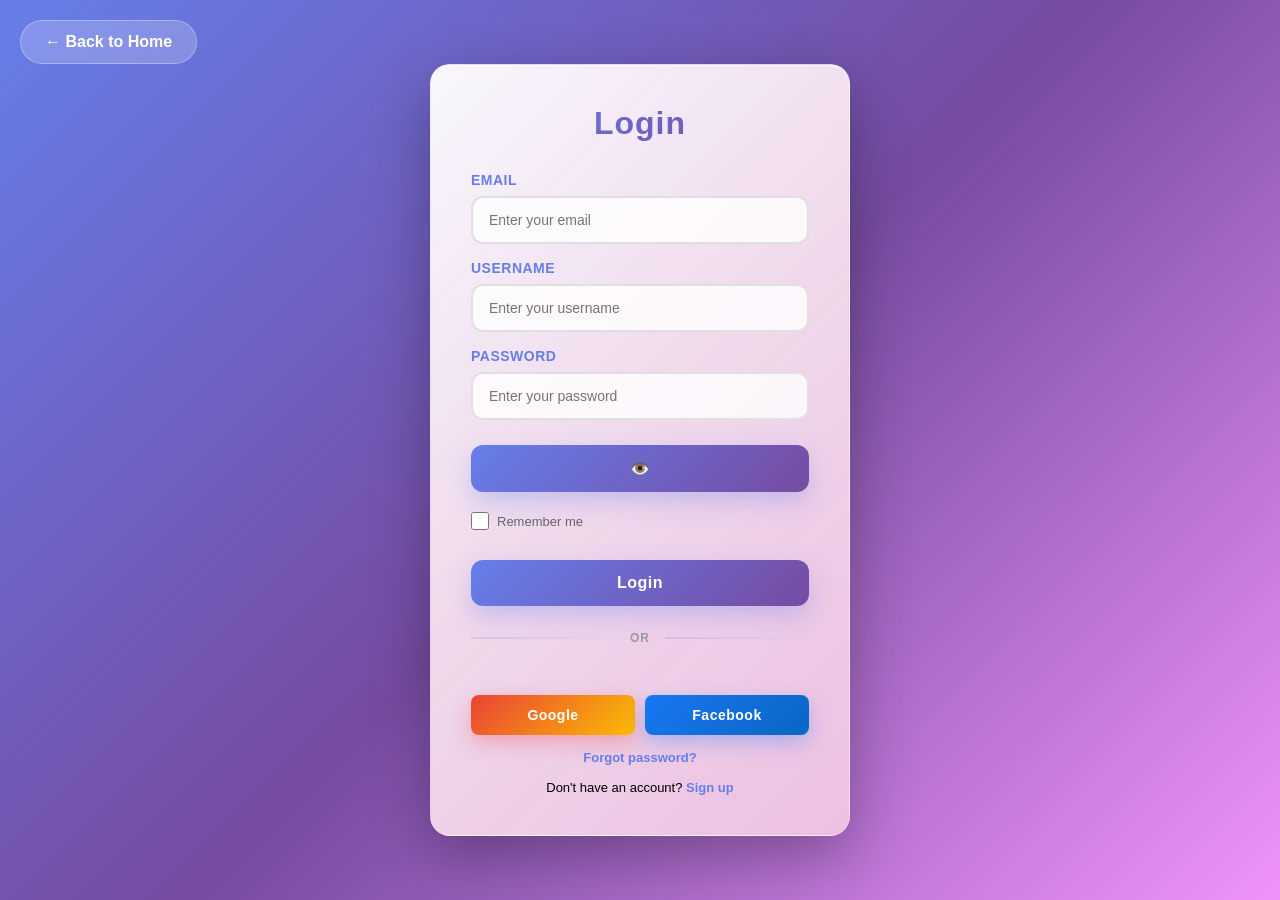
<file: login page/index.html>
<!DOCTYPE html>
<html lang="en">
<head>
    <meta charset="UTF-8">
    <meta name="viewport" content="width=device-width, initial-scale=1.0">
    <title>Document</title>
    <link rel="stylesheet" href="style.css">
</head>
<body>
    <header class="header-nav">
        <a href="../index.html" class="back-link">← Back to Home</a>
    </header>
    <main>
        <div class="container">
            <h1>Login</h1>
            <form action="">
                <div class="input-group">
                    <label for="email">Email</label>
                    <input type="email" id="email" name="email" placeholder="Enter your email" required>
                </div>
                <div class="input-group">
                    <label for="username">Username</label>
                    <input type="text" id="username" name="username" placeholder="Enter your username" required>
                </div>
                <div class="input-group1">
                    <label for="password">Password</label>
                    <input type="password" id="password" name="password" placeholder="Enter your password" required>
                </div>
                
                <div class="checkbox-group">
                    <input type="checkbox" id="remember" name="remember">
                    <label for="remember">Remember me</label>
                </div>

                <button type="submit" class="login-btn">Login</button>

                <div class="divider">
                    <span>OR</span>
                </div>

                <div class="social-login">
                    <button type="button" class="social-btn google">Google</button>
                    <button type="button" class="social-btn facebook">Facebook</button>
                </div>

                <p class="p1"><a href="#">Forgot password?</a></p>
                <p class="p2">Don't have an account? <a href="#">Sign up</a></p>
            </form>
        </div>
    </main>

    <!-- Login Script -->
    <script src="script.js"></script>

</body>

</html></body>
</html>
</file>
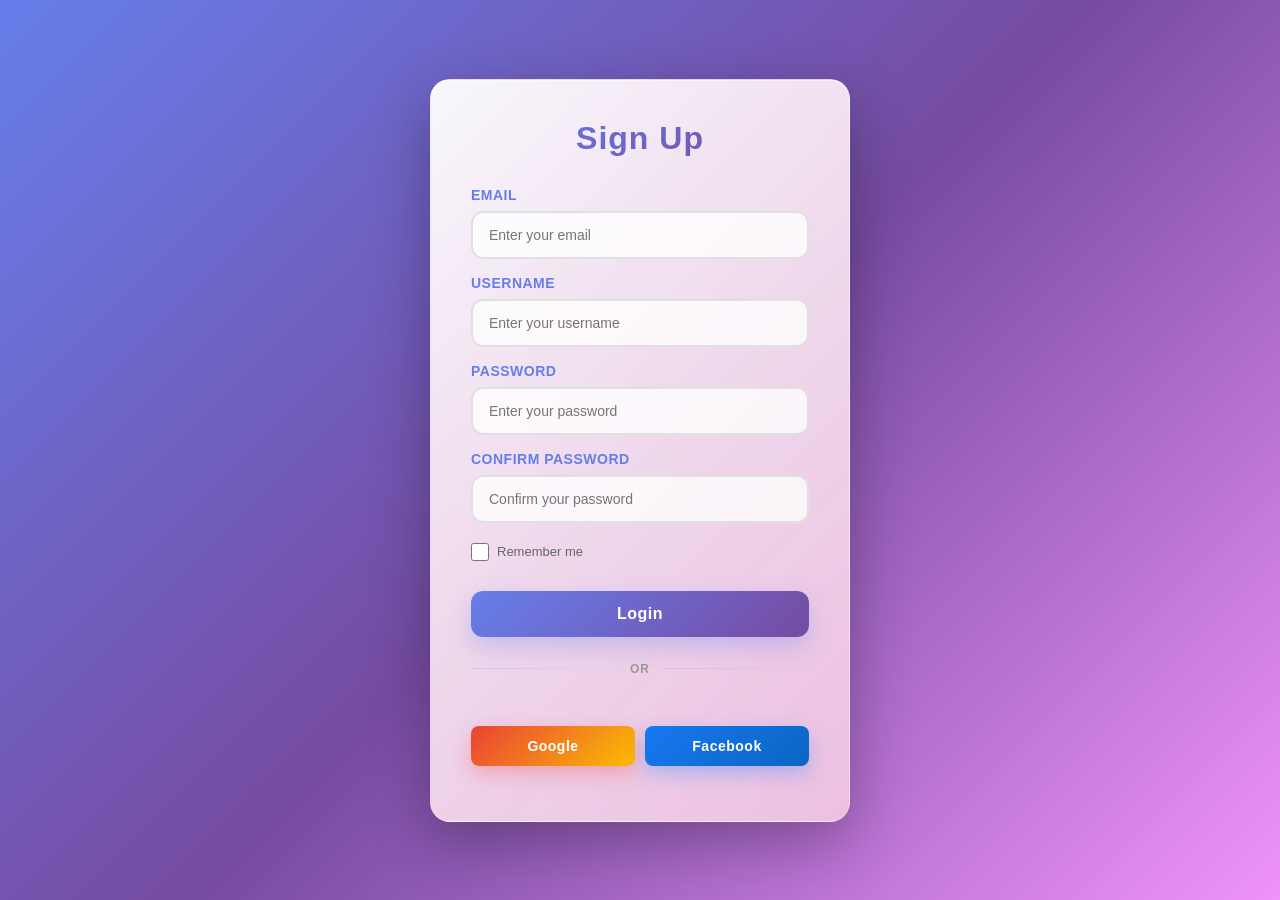
<file: sign up/index.html>
<!DOCTYPE html>
<html lang="en">

<head>
    <title>Document</title>
    <link rel="stylesheet" href="style.css">
</head>

<body>
    <div class="container">
        <h1>Sign Up</h1>
        <form action="">
            <div class="input-group">
                <label for="email">Email</label>
                <input type="email" id="email" name="email" placeholder="Enter your email" required>
            </div>
            <div class="input-group">
                <label for="username">Username</label>
                <input type="text" id="username" name="username" placeholder="Enter your username" required>
            </div>
            <div class="input-group1">
                <label for="password">Password</label>
                <input type="password" id="password" name="password" placeholder="Enter your password" required>
            </div>
            <div class="input-group">
                <label for="confirm password">Confirm Password</label>
                <input type="password" id="confirm password" name="confirm password" placeholder="Confirm your password"
                    required>
            </div>

            <div class="checkbox-group">
                <input type="checkbox" id="remember" name="remember">
                <label for="remember">Remember me</label>
            </div>

            <button type="submit" class="login-btn">Login</button>

            <div class="divider">
                <span>OR</span>
            </div>

            <div class="social-login">
                <button type="button" class="social-btn google">Google</button>
                <button type="button" class="social-btn facebook">Facebook</button>
            </div>
</body>

</html>
</file>
<file: login page/style.css>
* {
    margin: 0;
    padding: 0;
    box-sizing: border-box;
}

body{
    background: linear-gradient(135deg, #667eea 0%, #764ba2 50%, #f093fb 100%);
    min-height: 100vh;
    font-family: 'Segoe UI', Tahoma, Geneva, Verdana, sans-serif;
    display: flex;
    flex-direction: column;
    justify-content: center;
    align-items: center;
}

.header-nav {
    position: absolute;
    top: 20px;
    left: 20px;
}

.back-link {
    color: white;
    text-decoration: none;
    font-weight: 700;
    font-size: 16px;
    padding: 12px 24px;
    border-radius: 24px;
    background: rgba(255, 255, 255, 0.2);
    backdrop-filter: blur(10px);
    transition: all 0.3s ease;
    display: inline-block;
    border: 1px solid rgba(255, 255, 255, 0.3);
}

.back-link:hover {
    background: rgba(255, 255, 255, 0.3);
    transform: translateX(-4px);
    box-shadow: 0 8px 25px rgba(0, 0, 0, 0.2);
}

@keyframes scaleIn {
    from {
        opacity: 0;
        transform: scale(0.5) rotateX(10deg);
    }
    to {
        opacity: 1;
        transform: scale(1) rotateX(0deg);
    }
}

@keyframes fadeIn {
    from {
        opacity: 0;
    }
    to {
        opacity: 1;
    }
}

@keyframes pulse {
    0%, 100% {
        box-shadow: 0 0 0 0 rgba(128, 0, 128, 0.7);
    }
    50% {
        box-shadow: 0 0 0 10px rgba(128, 0, 128, 0);
    }
}

@keyframes bounce {
    0%, 100% {
        transform: translateY(0);
    }
    50% {
        transform: translateY(-3px);
    }
}

@keyframes shimmer {
    0% {
        background-position: -1000px 0;
    }
    100% {
        background-position: 1000px 0;
    }
}

@keyframes slideInDown {
    from {
        opacity: 0;
        transform: translateY(-10px);
    }
    to {
        opacity: 1;
        transform: translateY(0);
    }
}

.container{
    width: 420px;
    background: linear-gradient(135deg, rgba(255,255,255,0.95), rgba(243,200,227,0.9));
    box-shadow: 0 20px 60px rgba(0,0,0,0.3), inset 0 1px 0 rgba(255,255,255,0.6);
    border-radius: 20px;
    padding: 40px;
    animation: scaleIn 0.8s cubic-bezier(0.34, 1.56, 0.64, 1);
    border: 1px solid rgba(255,255,255,0.2);
    backdrop-filter: blur(10px);
}
h1{
    text-align: center;
    background: linear-gradient(135deg, #667eea, #764ba2);
    -webkit-background-clip: text;
    -webkit-text-fill-color: transparent;
    background-clip: text;
    font-size: 32px;
    font-weight: 700;
    margin-bottom: 30px;
    animation: fadeIn 1s ease-in, bounce 3s ease-in-out infinite;
    letter-spacing: 1px;
}
.input-group{
    margin: 16px 0;
    display: flex;
    flex-direction: column;
    animation: fadeIn 1.2s ease-in;
}
.input-group label{
    margin-bottom: 8px;
    color: #667eea;
    font-weight: 600;
    font-size: 14px;
    animation: slideInDown 0.6s ease-out;
    text-transform: uppercase;
    letter-spacing: 0.5px;
}
.input-group1{
    margin: 16px 0;
    display: flex;
    flex-direction: column;
    animation: fadeIn 1.4s ease-in;
}
.input-group1 label{
    margin-bottom: 8px;
    color: #667eea;
    font-weight: 600;
    font-size: 14px;
    animation: slideInDown 0.7s ease-out;
    text-transform: uppercase;
    letter-spacing: 0.5px;
}
.input-group1 input{
    padding: 14px 16px;
    border: 2px solid #e0e0e0;
    border-radius: 12px;
    transition: all 0.3s ease;
    font-size: 14px;
    background-color: rgba(255,255,255,0.8);
    color: #333;
}

.input-group1 input:focus {
    outline: none;
    border-color: #667eea;
    background-color: #fff;
    box-shadow: 0 0 15px rgba(102, 126, 234, 0.4), inset 0 1px 3px rgba(0,0,0,0.05);
    animation: pulse 2s infinite;
} 
.input-group input{
    padding: 14px 16px;
    border: 2px solid #e0e0e0;
    border-radius: 12px;
    transition: all 0.3s ease;
    font-size: 14px;
    background-color: rgba(255,255,255,0.8);
    color: #333;
}

.input-group input:focus {
    outline: none;
    border-color: #667eea;
    background-color: #fff;
    box-shadow: 0 0 15px rgba(102, 126, 234, 0.4), inset 0 1px 3px rgba(0,0,0,0.05);
    animation: pulse 2s infinite;
}  
button{
    width: 100%;
    padding: 14px;
    background: linear-gradient(135deg, #667eea, #764ba2);
    color: white;
    border: none;
    border-radius: 12px;
    cursor: pointer;
    margin-top: 25px;
    font-size: 16px;
    font-weight: 600;
    animation: fadeIn 1.6s ease-in;
    transition: all 0.4s cubic-bezier(0.4, 0, 0.2, 1);
    box-shadow: 0 10px 25px rgba(102, 126, 234, 0.3);
    letter-spacing: 0.5px;
}  
button:hover{
    transform: translateY(-3px);
    box-shadow: 0 15px 35px rgba(102, 126, 234, 0.4);
}

button:active {
    transform: translateY(-1px);
    box-shadow: 0 8px 15px rgba(102, 126, 234, 0.3);
}

.checkbox-group {
    display: flex;
    align-items: center;
    margin-top: 20px;
    margin-bottom: 5px;
    animation: fadeIn 1.5s ease-in;
}

.checkbox-group input[type="checkbox"] {
    width: 18px;
    height: 18px;
    cursor: pointer;
    accent-color: #667eea;
    margin-right: 8px;
    border-radius: 4px;
}

.checkbox-group label {
    color: #666;
    cursor: pointer;
    font-size: 13px;
    transition: color 0.3s ease;
}

.checkbox-group label:hover {
    color: #667eea;
}

.divider {
    display: flex;
    align-items: center;
    margin: 25px 0;
    animation: fadeIn 1.7s ease-in;
}

.divider::before,
.divider::after {
    content: '';
    flex: 1;
    height: 1.5px;
    background: linear-gradient(90deg, rgba(102, 126, 234, 0.2), transparent);
}

.divider span {
    margin: 0 15px;
    color: #999;
    font-size: 12px;
    font-weight: 600;
    text-transform: uppercase;
    letter-spacing: 1px;
}

.social-login {
    display: flex;
    gap: 10px;
    margin-bottom: 15px;
    animation: fadeIn 1.8s ease-in;
}

.social-btn {
    flex: 1;
    padding: 12px;
    border: none;
    border-radius: 8px;
    cursor: pointer;
    font-weight: bold;
    color: white;
    transition: all 0.4s ease;
    font-size: 14px;
    display: flex;
    align-items: center;
    justify-content: center;
    gap: 8px;
}

.social-btn.google {
    background: linear-gradient(135deg, #EA4335, #FBBC04);
    box-shadow: 0 8px 20px rgba(234, 67, 53, 0.3);
}

.social-btn.google:hover {
    transform: translateY(-3px);
    box-shadow: 0 12px 30px rgba(234, 67, 53, 0.4);
}

.social-btn.facebook {
    background: linear-gradient(135deg, #1877F2, #0A66C2);
    box-shadow: 0 8px 20px rgba(24, 119, 242, 0.3);
}

.social-btn.facebook:hover {
    transform: translateY(-3px);
    box-shadow: 0 12px 30px rgba(24, 119, 242, 0.4);
}

.social-btn:active {
    transform: translateY(-1px);
}
.p1, .p2 {
    text-align: center;
    margin-top: 15px;
    animation: fadeIn 1.8s ease-in;
    font-size: 13px;
}
a {
    color: #667eea;
    text-decoration: none;
    transition: all 0.3s ease;
    position: relative;
    font-weight: 600;
}

a:hover {
    color: #764ba2;
    text-shadow: 0 0 8px rgba(102, 126, 234, 0.4);
}
</file>
<file: sign up/style.css>
* {
    margin: 0;
    padding: 0;
    box-sizing: border-box;
}

body{
    background: linear-gradient(135deg, #667eea 0%, #764ba2 50%, #f093fb 100%);
    min-height: 100vh;
    font-family: 'Segoe UI', Tahoma, Geneva, Verdana, sans-serif;
    display: flex;
    flex-direction: column;
    justify-content: center;
    align-items: center;
}

.header-nav {
    position: absolute;
    top: 20px;
    left: 20px;
}

.back-link {
    color: white;
    text-decoration: none;
    font-weight: 700;
    font-size: 16px;
    padding: 12px 24px;
    border-radius: 24px;
    background: rgba(255, 255, 255, 0.2);
    backdrop-filter: blur(10px);
    transition: all 0.3s ease;
    display: inline-block;
    border: 1px solid rgba(255, 255, 255, 0.3);
}

.back-link:hover {
    background: rgba(255, 255, 255, 0.3);
    transform: translateX(-4px);
    box-shadow: 0 8px 25px rgba(0, 0, 0, 0.2);
}

@keyframes scaleIn {
    from {
        opacity: 0;
        transform: scale(0.5) rotateX(10deg);
    }
    to {
        opacity: 1;
        transform: scale(1) rotateX(0deg);
    }
}

@keyframes fadeIn {
    from {
        opacity: 0;
    }
    to {
        opacity: 1;
    }
}

@keyframes pulse {
    0%, 100% {
        box-shadow: 0 0 0 0 rgba(128, 0, 128, 0.7);
    }
    50% {
        box-shadow: 0 0 0 10px rgba(128, 0, 128, 0);
    }
}

@keyframes bounce {
    0%, 100% {
        transform: translateY(0);
    }
    50% {
        transform: translateY(-3px);
    }
}

@keyframes shimmer {
    0% {
        background-position: -1000px 0;
    }
    100% {
        background-position: 1000px 0;
    }
}

@keyframes slideInDown {
    from {
        opacity: 0;
        transform: translateY(-10px);
    }
    to {
        opacity: 1;
        transform: translateY(0);
    }
}

.container{
    width: 420px;
    background: linear-gradient(135deg, rgba(255,255,255,0.95), rgba(243,200,227,0.9));
    box-shadow: 0 20px 60px rgba(0,0,0,0.3), inset 0 1px 0 rgba(255,255,255,0.6);
    border-radius: 20px;
    padding: 40px;
    animation: scaleIn 0.8s cubic-bezier(0.34, 1.56, 0.64, 1);
    border: 1px solid rgba(255,255,255,0.2);
    backdrop-filter: blur(10px);
}
h1{
    text-align: center;
    background: linear-gradient(135deg, #667eea, #764ba2);
    -webkit-background-clip: text;
    -webkit-text-fill-color: transparent;
    background-clip: text;
    font-size: 32px;
    font-weight: 700;
    margin-bottom: 30px;
    animation: fadeIn 1s ease-in, bounce 3s ease-in-out infinite;
    letter-spacing: 1px;
}
.input-group{
    margin: 16px 0;
    display: flex;
    flex-direction: column;
    animation: fadeIn 1.2s ease-in;
}
.input-group label{
    margin-bottom: 8px;
    color: #667eea;
    font-weight: 600;
    font-size: 14px;
    animation: slideInDown 0.6s ease-out;
    text-transform: uppercase;
    letter-spacing: 0.5px;
}
.input-group1{
    margin: 16px 0;
    display: flex;
    flex-direction: column;
    animation: fadeIn 1.4s ease-in;
}
.input-group1 label{
    margin-bottom: 8px;
    color: #667eea;
    font-weight: 600;
    font-size: 14px;
    animation: slideInDown 0.7s ease-out;
    text-transform: uppercase;
    letter-spacing: 0.5px;
}
.input-group1 input{
    padding: 14px 16px;
    border: 2px solid #e0e0e0;
    border-radius: 12px;
    transition: all 0.3s ease;
    font-size: 14px;
    background-color: rgba(255,255,255,0.8);
    color: #333;
}

.input-group1 input:focus {
    outline: none;
    border-color: #667eea;
    background-color: #fff;
    box-shadow: 0 0 15px rgba(102, 126, 234, 0.4), inset 0 1px 3px rgba(0,0,0,0.05);
    animation: pulse 2s infinite;
} 
.input-group input{
    padding: 14px 16px;
    border: 2px solid #e0e0e0;
    border-radius: 12px;
    transition: all 0.3s ease;
    font-size: 14px;
    background-color: rgba(255,255,255,0.8);
    color: #333;
}

.input-group input:focus {
    outline: none;
    border-color: #667eea;
    background-color: #fff;
    box-shadow: 0 0 15px rgba(102, 126, 234, 0.4), inset 0 1px 3px rgba(0,0,0,0.05);
    animation: pulse 2s infinite;
}  
button{
    width: 100%;
    padding: 14px;
    background: linear-gradient(135deg, #667eea, #764ba2);
    color: white;
    border: none;
    border-radius: 12px;
    cursor: pointer;
    margin-top: 25px;
    font-size: 16px;
    font-weight: 600;
    animation: fadeIn 1.6s ease-in;
    transition: all 0.4s cubic-bezier(0.4, 0, 0.2, 1);
    box-shadow: 0 10px 25px rgba(102, 126, 234, 0.3);
    letter-spacing: 0.5px;
}  
button:hover{
    transform: translateY(-3px);
    box-shadow: 0 15px 35px rgba(102, 126, 234, 0.4);
}

button:active {
    transform: translateY(-1px);
    box-shadow: 0 8px 15px rgba(102, 126, 234, 0.3);
}

.checkbox-group {
    display: flex;
    align-items: center;
    margin-top: 20px;
    margin-bottom: 5px;
    animation: fadeIn 1.5s ease-in;
}

.checkbox-group input[type="checkbox"] {
    width: 18px;
    height: 18px;
    cursor: pointer;
    accent-color: #667eea;
    margin-right: 8px;
    border-radius: 4px;
}

.checkbox-group label {
    color: #666;
    cursor: pointer;
    font-size: 13px;
    transition: color 0.3s ease;
}

.checkbox-group label:hover {
    color: #667eea;
}

.divider {
    display: flex;
    align-items: center;
    margin: 25px 0;
    animation: fadeIn 1.7s ease-in;
}

.divider::before,
.divider::after {
    content: '';
    flex: 1;
    height: 1.5px;
    background: linear-gradient(90deg, rgba(102, 126, 234, 0.2), transparent);
}

.divider span {
    margin: 0 15px;
    color: #999;
    font-size: 12px;
    font-weight: 600;
    text-transform: uppercase;
    letter-spacing: 1px;
}

.social-login {
    display: flex;
    gap: 10px;
    margin-bottom: 15px;
    animation: fadeIn 1.8s ease-in;
}

.social-btn {
    flex: 1;
    padding: 12px;
    border: none;
    border-radius: 8px;
    cursor: pointer;
    font-weight: bold;
    color: white;
    transition: all 0.4s ease;
    font-size: 14px;
    display: flex;
    align-items: center;
    justify-content: center;
    gap: 8px;
}

.social-btn.google {
    background: linear-gradient(135deg, #EA4335, #FBBC04);
    box-shadow: 0 8px 20px rgba(234, 67, 53, 0.3);
}

.social-btn.google:hover {
    transform: translateY(-3px);
    box-shadow: 0 12px 30px rgba(234, 67, 53, 0.4);
}

.social-btn.facebook {
    background: linear-gradient(135deg, #1877F2, #0A66C2);
    box-shadow: 0 8px 20px rgba(24, 119, 242, 0.3);
}

.social-btn.facebook:hover {
    transform: translateY(-3px);
    box-shadow: 0 12px 30px rgba(24, 119, 242, 0.4);
}

.social-btn:active {
    transform: translateY(-1px);
}
.p1, .p2 {
    text-align: center;
    margin-top: 15px;
    animation: fadeIn 1.8s ease-in;
    font-size: 13px;
}
a {
    color: #667eea;
    text-decoration: none;
    transition: all 0.3s ease;
    position: relative;
    font-weight: 600;
}

a:hover {
    color: #764ba2;
    text-shadow: 0 0 8px rgba(102, 126, 234, 0.4);
}
</file>
